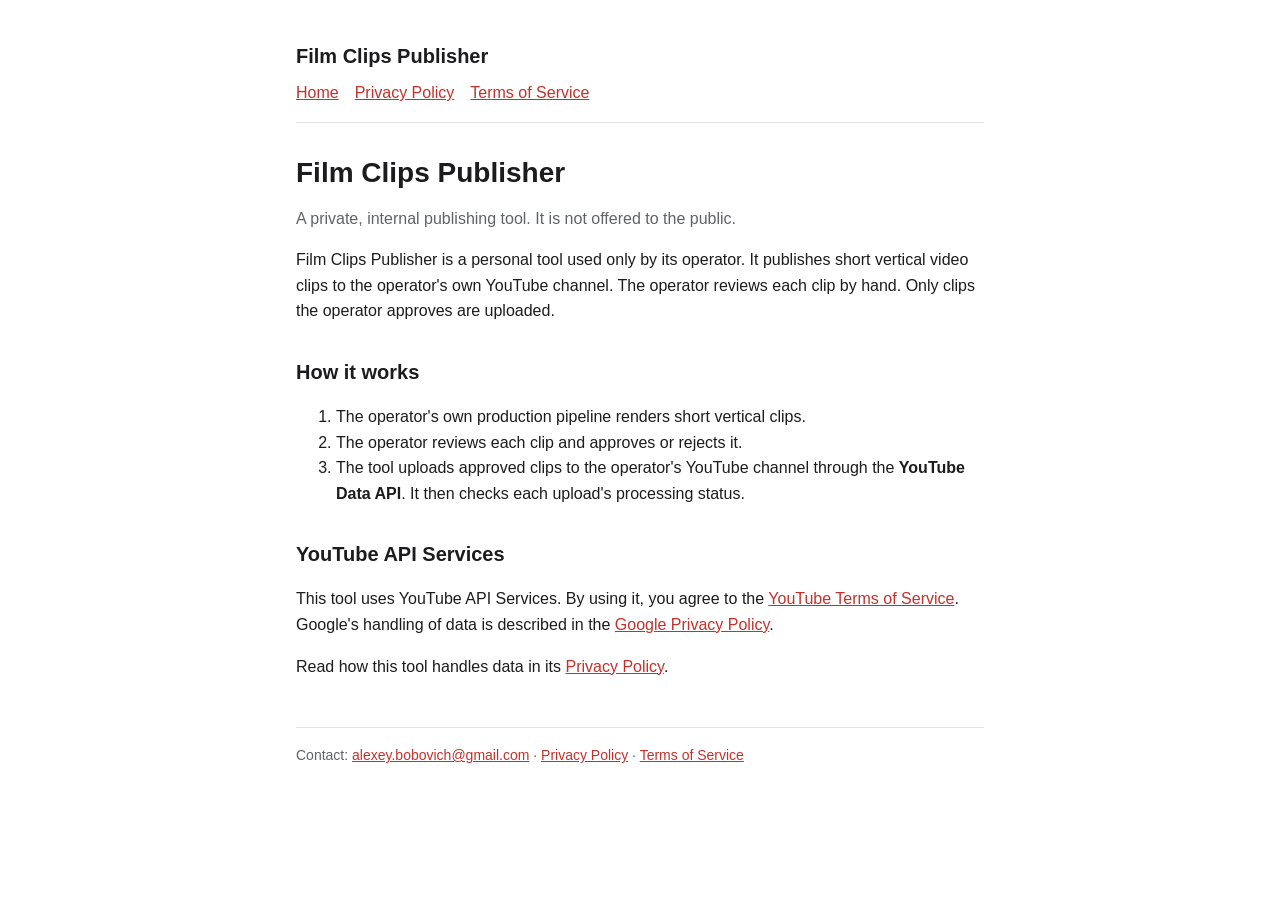
<file: index.html>
<!doctype html>
<html lang="en">
<head>
  <meta charset="utf-8">
  <meta name="viewport" content="width=device-width, initial-scale=1">
  <title>Film Clips Publisher</title>
  <link rel="stylesheet" href="style.css">
</head>
<body>
<main>
  <header>
    <a class="brand" href="./">Film Clips Publisher</a>
    <nav>
      <a href="./">Home</a>
      <a href="privacy.html">Privacy Policy</a>
      <a href="terms.html">Terms of Service</a>
    </nav>
  </header>

  <h1>Film Clips Publisher</h1>
  <p class="muted">A private, internal publishing tool. It is not offered to the public.</p>

  <p>Film Clips Publisher is a personal tool used only by its operator. It publishes short vertical video clips to the operator's own YouTube channel. The operator reviews each clip by hand. Only clips the operator approves are uploaded.</p>

  <h2>How it works</h2>
  <ol>
    <li>The operator's own production pipeline renders short vertical clips.</li>
    <li>The operator reviews each clip and approves or rejects it.</li>
    <li>The tool uploads approved clips to the operator's YouTube channel through the <strong>YouTube Data API</strong>. It then checks each upload's processing status.</li>
  </ol>

  <h2>YouTube API Services</h2>
  <p>This tool uses YouTube API Services. By using it, you agree to the <a href="https://www.youtube.com/t/terms">YouTube Terms of Service</a>. Google's handling of data is described in the <a href="https://policies.google.com/privacy">Google Privacy Policy</a>.</p>
  <p>Read how this tool handles data in its <a href="privacy.html">Privacy Policy</a>.</p>

  <footer>
    Contact: <a href="mailto:alexey.bobovich@gmail.com">alexey.bobovich@gmail.com</a> ·
    <a href="privacy.html">Privacy Policy</a> ·
    <a href="terms.html">Terms of Service</a>
  </footer>
</main>
</body>
</html>
</file>
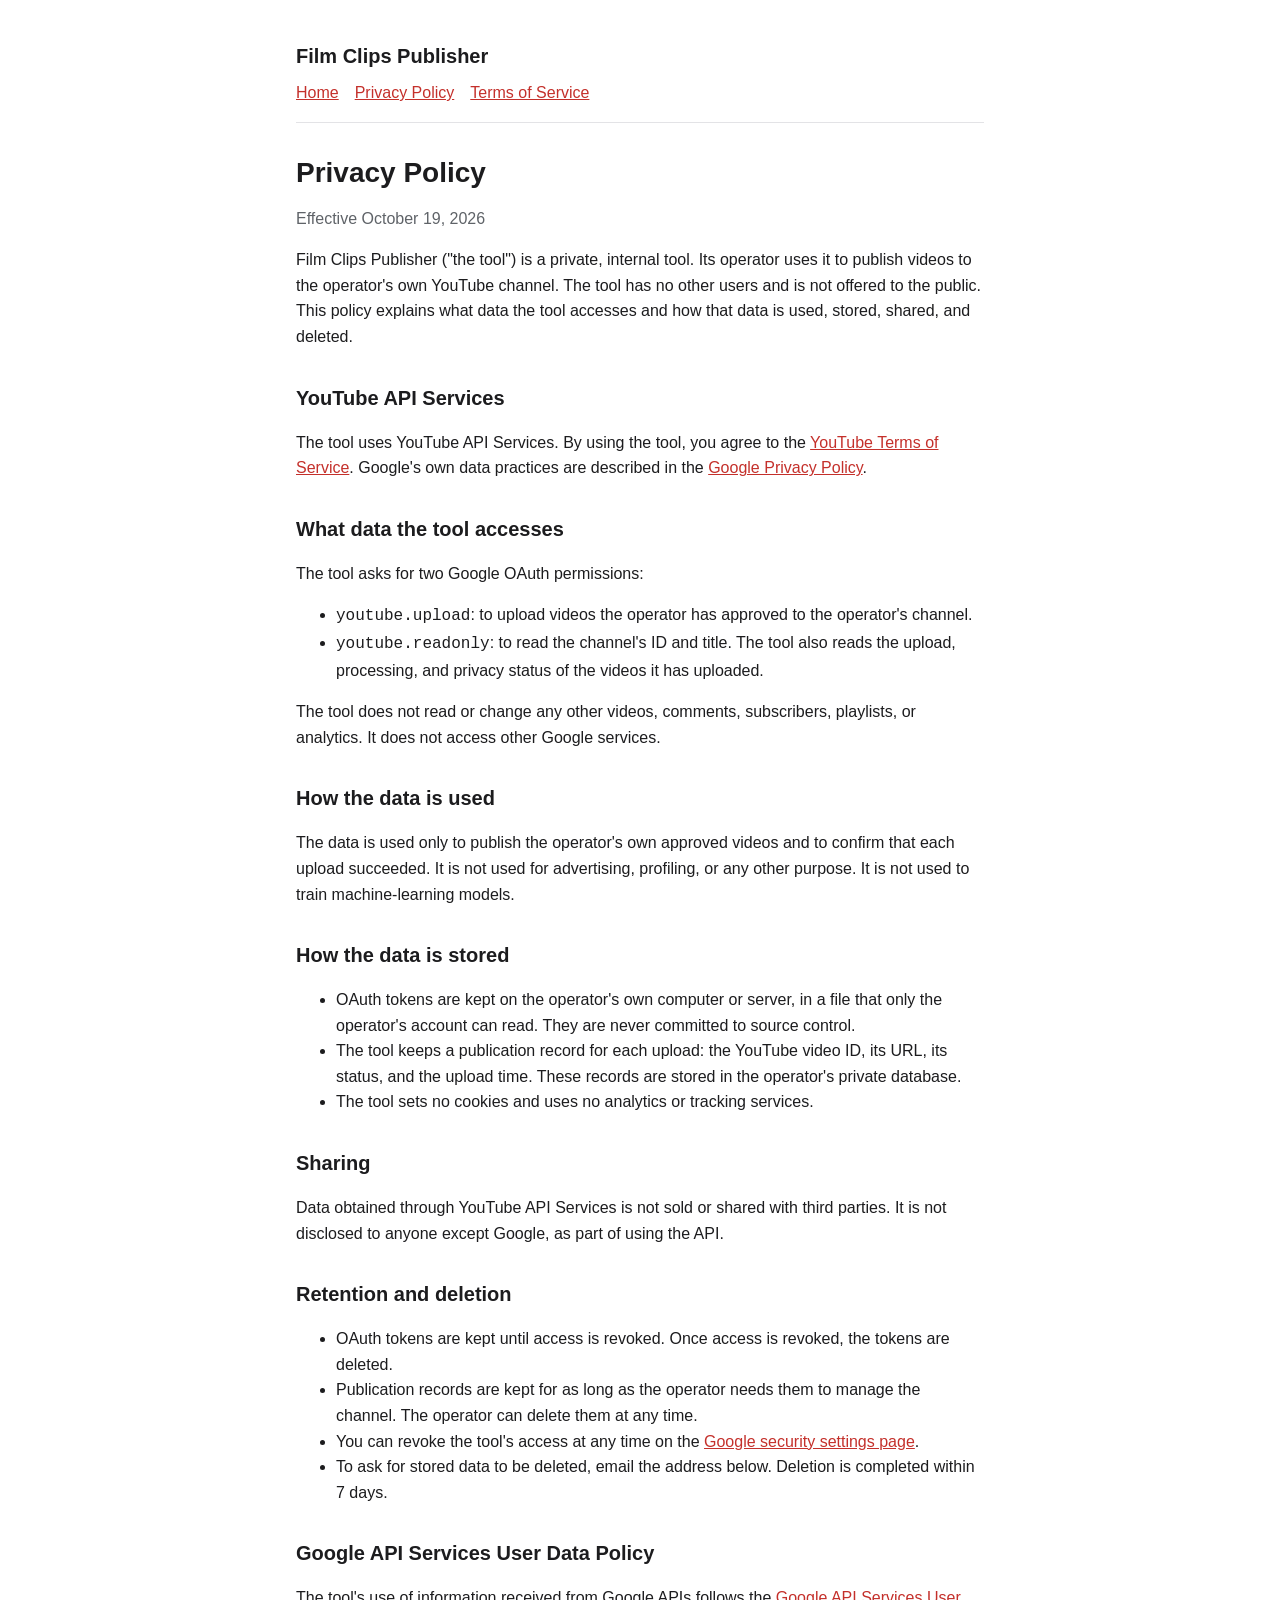
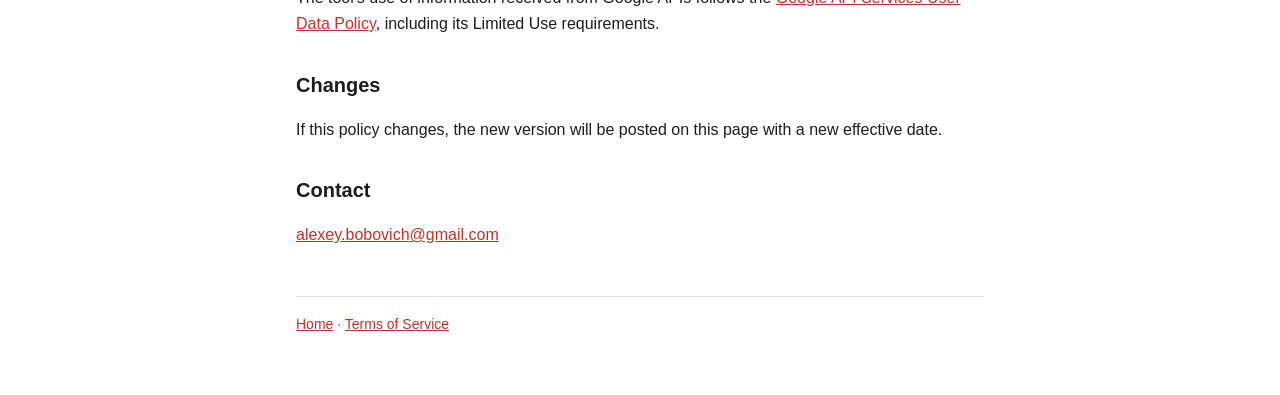
<file: privacy.html>
<!doctype html>
<html lang="en">
<head>
  <meta charset="utf-8">
  <meta name="viewport" content="width=device-width, initial-scale=1">
  <title>Privacy Policy — Film Clips Publisher</title>
  <link rel="stylesheet" href="style.css">
</head>
<body>
<main>
  <header>
    <a class="brand" href="./">Film Clips Publisher</a>
    <nav>
      <a href="./">Home</a>
      <a href="privacy.html">Privacy Policy</a>
      <a href="terms.html">Terms of Service</a>
    </nav>
  </header>

  <h1>Privacy Policy</h1>
  <p class="muted">Effective October 19, 2026</p>

  <p>Film Clips Publisher ("the tool") is a private, internal tool. Its operator uses it to publish videos to the operator's own YouTube channel. The tool has no other users and is not offered to the public. This policy explains what data the tool accesses and how that data is used, stored, shared, and deleted.</p>

  <h2>YouTube API Services</h2>
  <p>The tool uses YouTube API Services. By using the tool, you agree to the <a href="https://www.youtube.com/t/terms">YouTube Terms of Service</a>. Google's own data practices are described in the <a href="https://policies.google.com/privacy">Google Privacy Policy</a>.</p>

  <h2>What data the tool accesses</h2>
  <p>The tool asks for two Google OAuth permissions:</p>
  <ul>
    <li><code>youtube.upload</code>: to upload videos the operator has approved to the operator's channel.</li>
    <li><code>youtube.readonly</code>: to read the channel's ID and title. The tool also reads the upload, processing, and privacy status of the videos it has uploaded.</li>
  </ul>
  <p>The tool does not read or change any other videos, comments, subscribers, playlists, or analytics. It does not access other Google services.</p>

  <h2>How the data is used</h2>
  <p>The data is used only to publish the operator's own approved videos and to confirm that each upload succeeded. It is not used for advertising, profiling, or any other purpose. It is not used to train machine-learning models.</p>

  <h2>How the data is stored</h2>
  <ul>
    <li>OAuth tokens are kept on the operator's own computer or server, in a file that only the operator's account can read. They are never committed to source control.</li>
    <li>The tool keeps a publication record for each upload: the YouTube video ID, its URL, its status, and the upload time. These records are stored in the operator's private database.</li>
    <li>The tool sets no cookies and uses no analytics or tracking services.</li>
  </ul>

  <h2>Sharing</h2>
  <p>Data obtained through YouTube API Services is not sold or shared with third parties. It is not disclosed to anyone except Google, as part of using the API.</p>

  <h2>Retention and deletion</h2>
  <ul>
    <li>OAuth tokens are kept until access is revoked. Once access is revoked, the tokens are deleted.</li>
    <li>Publication records are kept for as long as the operator needs them to manage the channel. The operator can delete them at any time.</li>
    <li>You can revoke the tool's access at any time on the <a href="https://security.google.com/settings/security/permissions">Google security settings page</a>.</li>
    <li>To ask for stored data to be deleted, email the address below. Deletion is completed within 7 days.</li>
  </ul>

  <h2>Google API Services User Data Policy</h2>
  <p>The tool's use of information received from Google APIs follows the <a href="https://developers.google.com/terms/api-services-user-data-policy">Google API Services User Data Policy</a>, including its Limited Use requirements.</p>

  <h2>Changes</h2>
  <p>If this policy changes, the new version will be posted on this page with a new effective date.</p>

  <h2>Contact</h2>
  <p><a href="mailto:alexey.bobovich@gmail.com">alexey.bobovich@gmail.com</a></p>

  <footer>
    <a href="./">Home</a> · <a href="terms.html">Terms of Service</a>
  </footer>
</main>
</body>
</html>
</file>
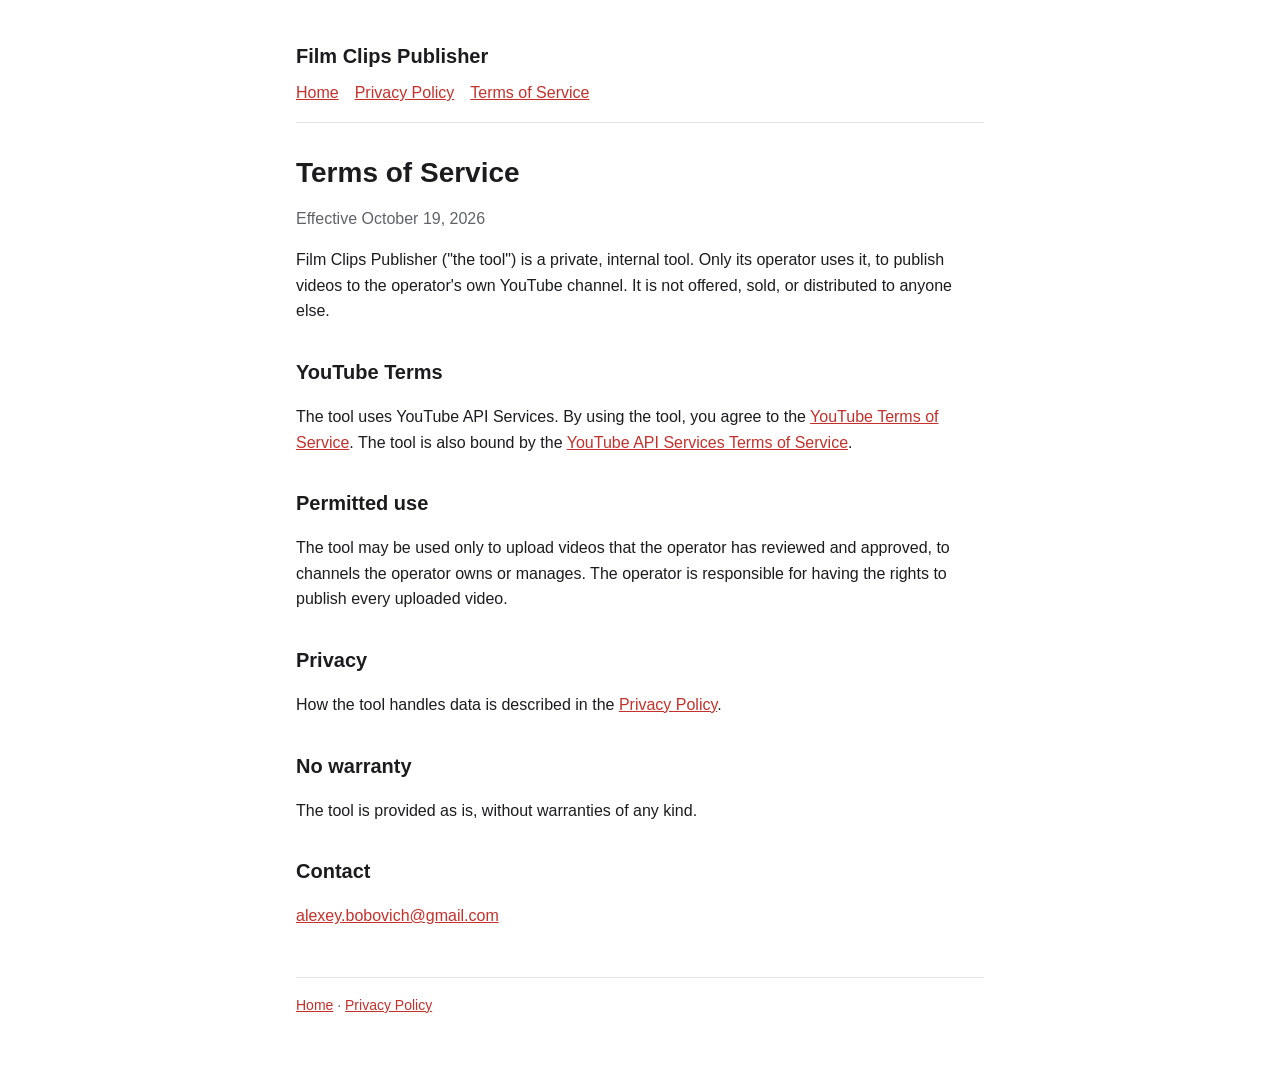
<file: terms.html>
<!doctype html>
<html lang="en">
<head>
  <meta charset="utf-8">
  <meta name="viewport" content="width=device-width, initial-scale=1">
  <title>Terms of Service — Film Clips Publisher</title>
  <link rel="stylesheet" href="style.css">
</head>
<body>
<main>
  <header>
    <a class="brand" href="./">Film Clips Publisher</a>
    <nav>
      <a href="./">Home</a>
      <a href="privacy.html">Privacy Policy</a>
      <a href="terms.html">Terms of Service</a>
    </nav>
  </header>

  <h1>Terms of Service</h1>
  <p class="muted">Effective October 19, 2026</p>

  <p>Film Clips Publisher ("the tool") is a private, internal tool. Only its operator uses it, to publish videos to the operator's own YouTube channel. It is not offered, sold, or distributed to anyone else.</p>

  <h2>YouTube Terms</h2>
  <p>The tool uses YouTube API Services. By using the tool, you agree to the <a href="https://www.youtube.com/t/terms">YouTube Terms of Service</a>. The tool is also bound by the <a href="https://developers.google.com/youtube/terms/api-services-terms-of-service">YouTube API Services Terms of Service</a>.</p>

  <h2>Permitted use</h2>
  <p>The tool may be used only to upload videos that the operator has reviewed and approved, to channels the operator owns or manages. The operator is responsible for having the rights to publish every uploaded video.</p>

  <h2>Privacy</h2>
  <p>How the tool handles data is described in the <a href="privacy.html">Privacy Policy</a>.</p>

  <h2>No warranty</h2>
  <p>The tool is provided as is, without warranties of any kind.</p>

  <h2>Contact</h2>
  <p><a href="mailto:alexey.bobovich@gmail.com">alexey.bobovich@gmail.com</a></p>

  <footer>
    <a href="./">Home</a> · <a href="privacy.html">Privacy Policy</a>
  </footer>
</main>
</body>
</html>
</file>
<file: style.css>
:root {
  --bg: #ffffff;
  --fg: #1c1c1e;
  --muted: #5f6368;
  --accent: #c4302b;
  --line: #e3e3e6;
}
@media (prefers-color-scheme: dark) {
  :root {
    --bg: #121214;
    --fg: #ececf0;
    --muted: #a0a0a8;
    --accent: #ff5a52;
    --line: #2c2c31;
  }
}
* { box-sizing: border-box; }
body {
  margin: 0;
  background: var(--bg);
  color: var(--fg);
  font: 16px/1.6 -apple-system, BlinkMacSystemFont, "Segoe UI", Roboto, Helvetica, Arial, sans-serif;
}
main { max-width: 720px; margin: 0 auto; padding: 40px 16px 64px; }
header { border-bottom: 1px solid var(--line); margin-bottom: 32px; padding-bottom: 16px; }
header a.brand { color: var(--fg); font-weight: 700; font-size: 20px; text-decoration: none; }
nav { margin-top: 8px; display: flex; gap: 16px; flex-wrap: wrap; }
nav a, main a { color: var(--accent); }
h1 { font-size: 28px; line-height: 1.25; margin: 0 0 8px; }
h2 { font-size: 20px; margin: 32px 0 8px; }
.muted { color: var(--muted); }
footer { border-top: 1px solid var(--line); margin-top: 48px; padding-top: 16px; font-size: 14px; color: var(--muted); }
</file>
